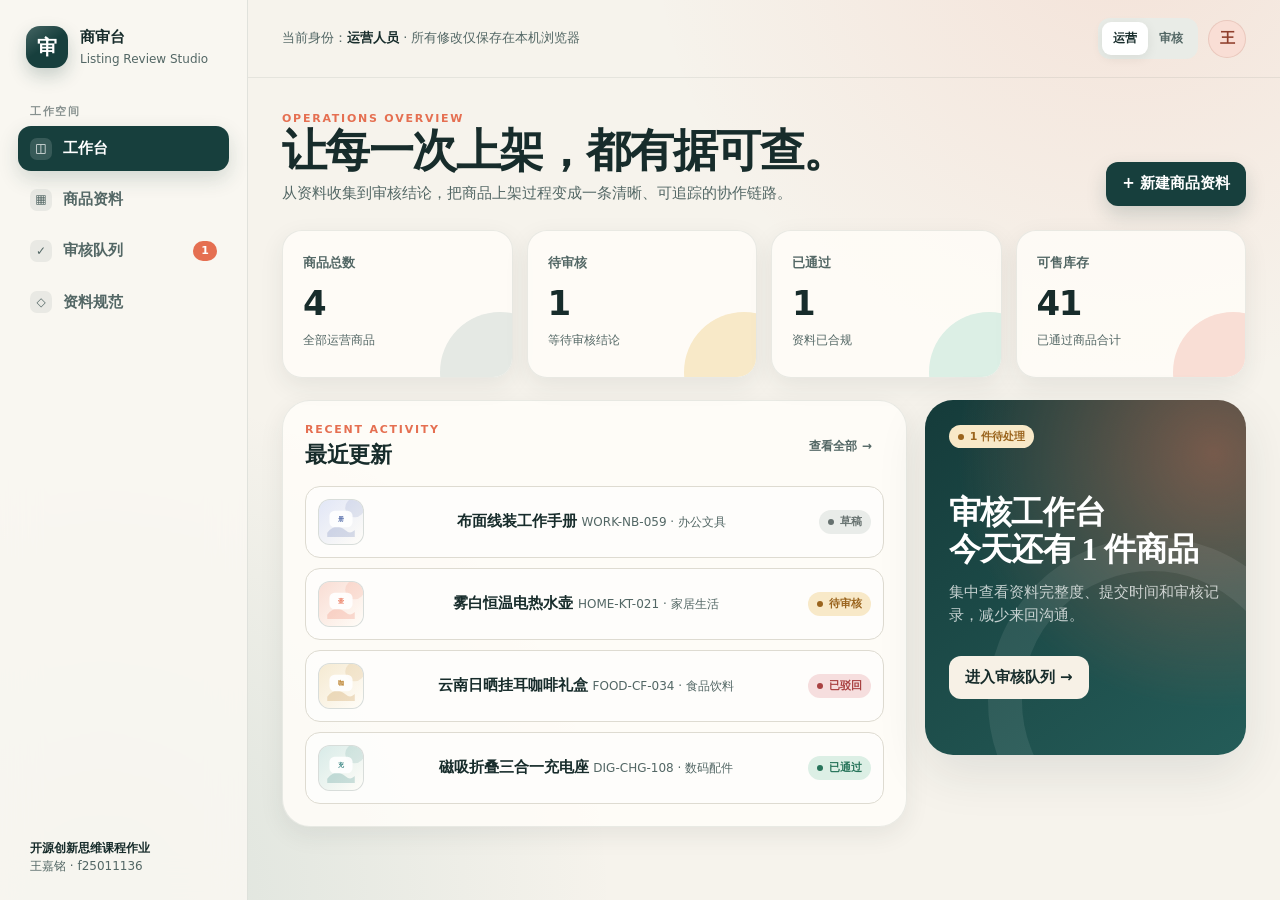
<file: index.html>
<!doctype html>
<html lang="zh-CN">
  <head>
    <meta charset="UTF-8" />
    <meta name="viewport" content="width=device-width, initial-scale=1.0" />
    <meta
      name="description"
      content="商审台：面向电商运营的商品上架资料提交与审核协作工具。"
    />
    <title>商审台 · 商品上架与资料审核</title>
    <link rel="stylesheet" href="./styles.css" />
  </head>
  <body>
    <div id="app"></div>
    <div id="toast-region" class="toast-region" aria-live="polite"></div>
    <script type="module" src="./app.js"></script>
  </body>
</html>
</file>
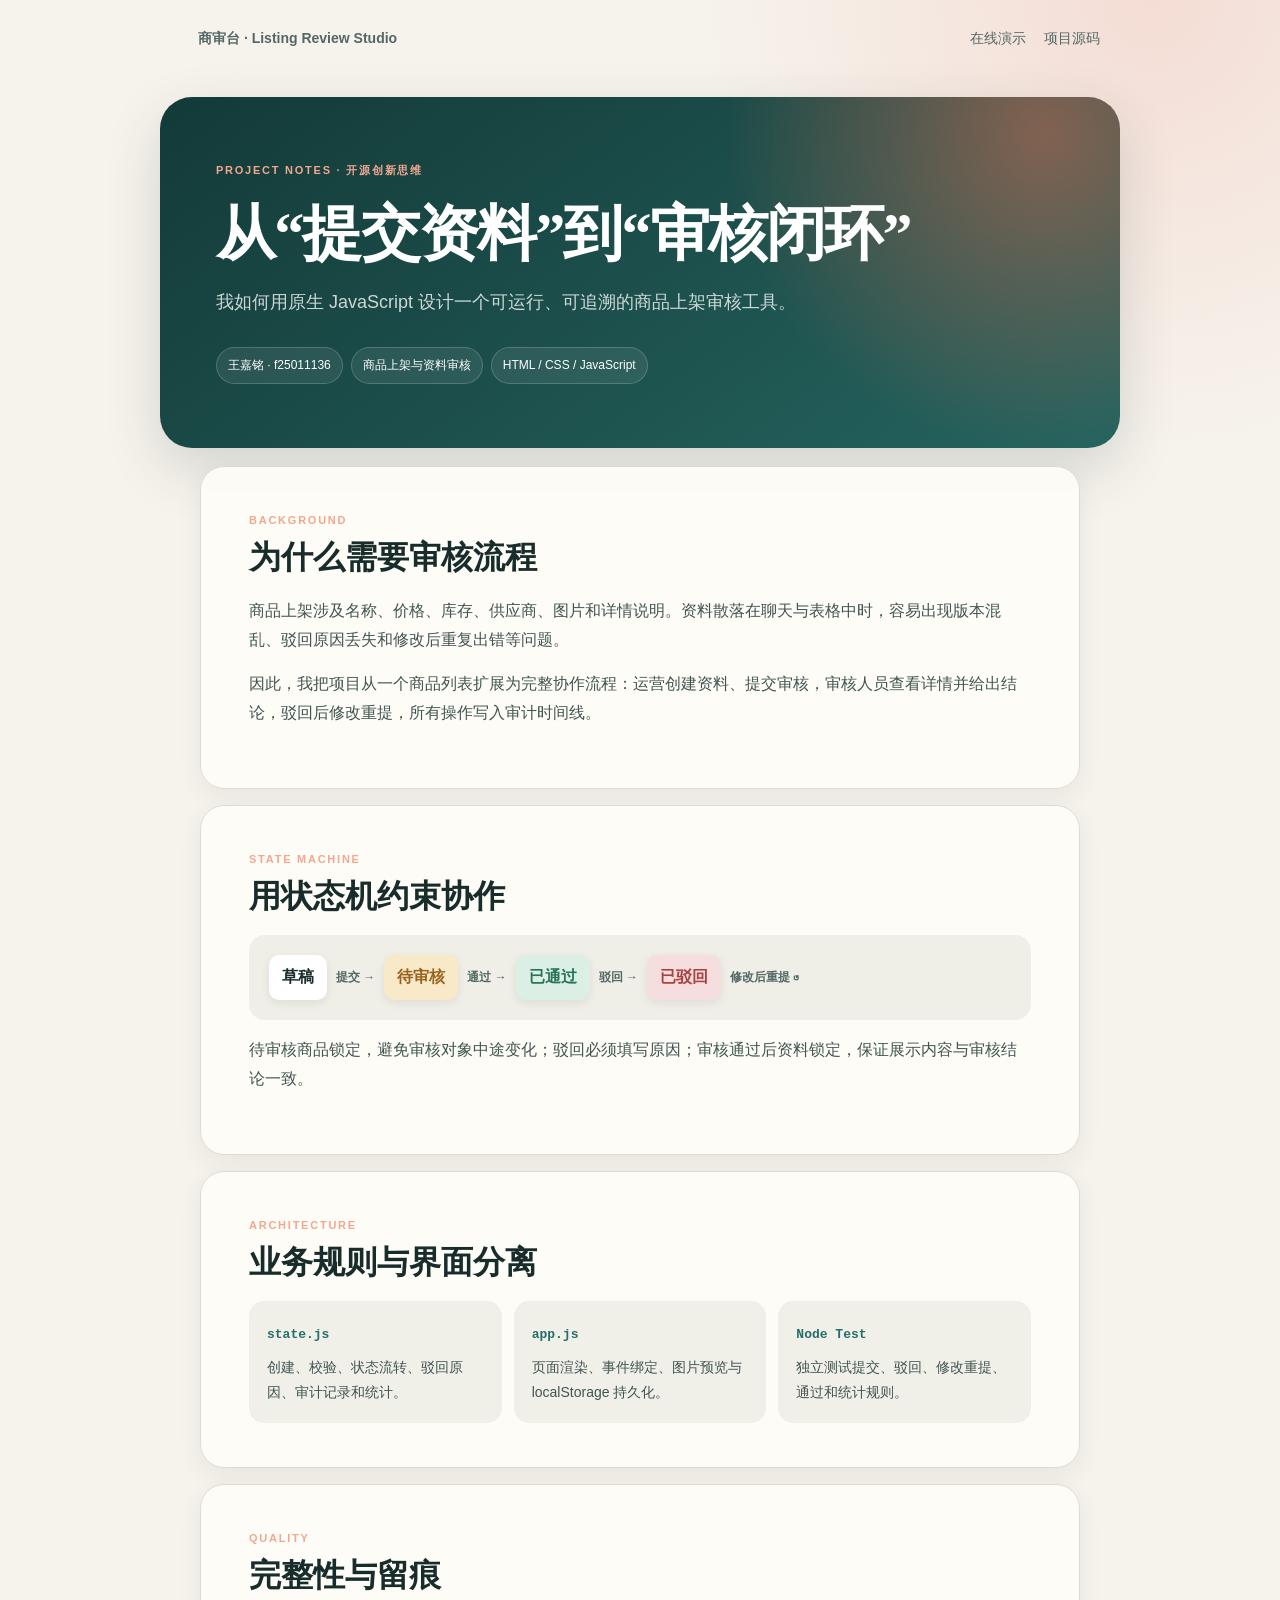
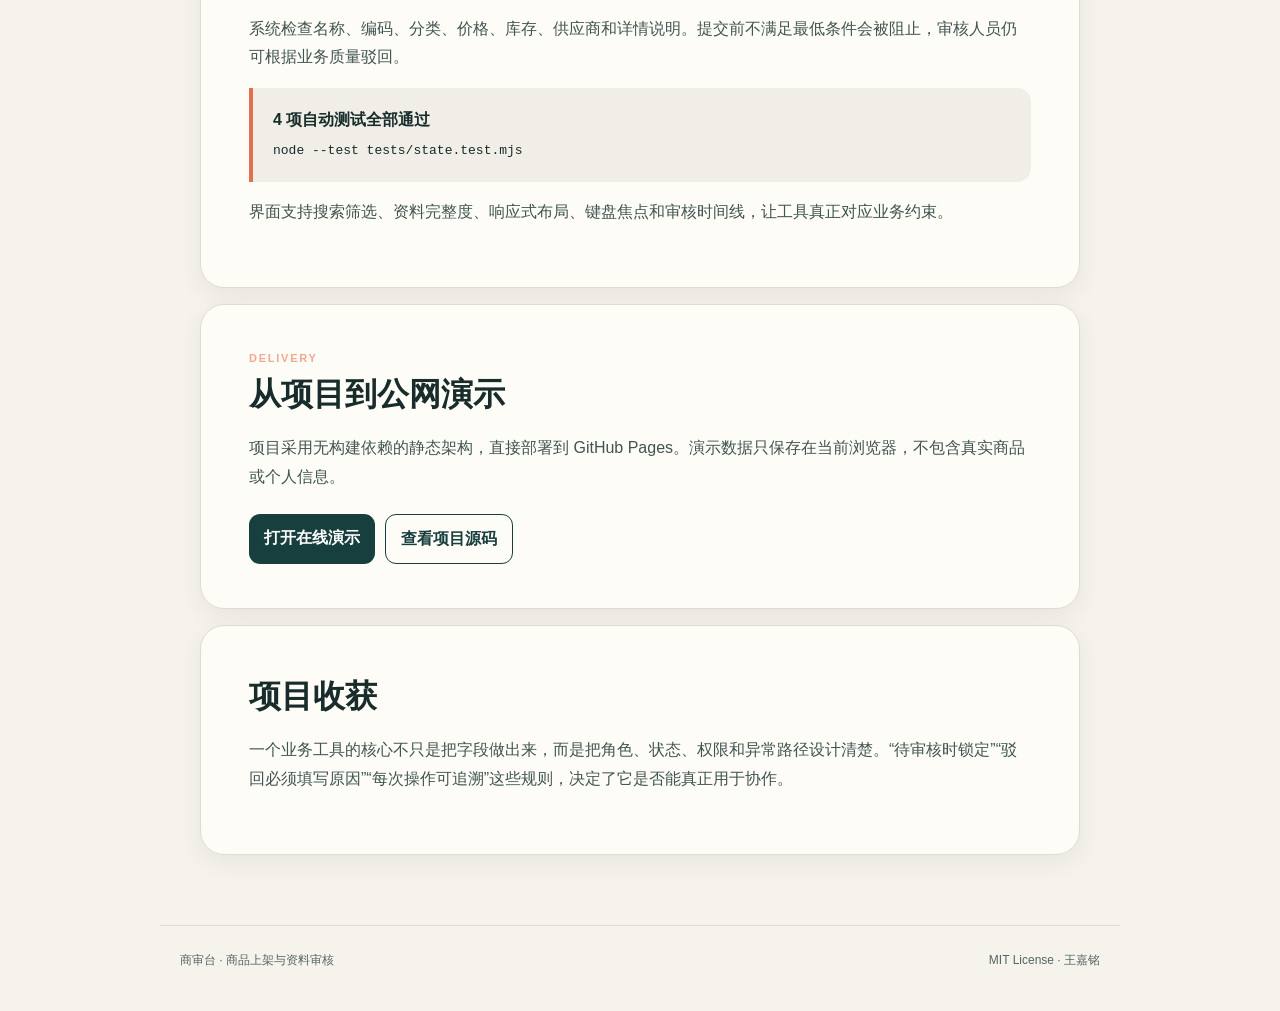
<file: blog.html>
<!doctype html>
<html lang="zh-CN"><head><meta charset="utf-8"><meta name="viewport" content="width=device-width,initial-scale=1"><title>从提交资料到审核闭环 · 商审台项目复盘</title>
<style>
:root{--ink:#172c2b;--muted:#536765;--paper:#f6f3ec;--card:#fffdf8;--brand:#173f3d;--accent:#e56f51;--line:#dedbd1}*{box-sizing:border-box}body{margin:0;background:radial-gradient(circle at 90% 0,#f4ddd5,transparent 28rem),var(--paper);color:var(--ink);font-family:-apple-system,BlinkMacSystemFont,"PingFang SC","Microsoft YaHei",sans-serif;line-height:1.8}.nav{max-width:960px;margin:auto;padding:24px 20px;display:flex;justify-content:space-between;align-items:center}.brand{font-size:19px;font-weight:800;text-decoration:none;color:var(--ink)}.nav a{color:var(--muted);text-decoration:none;margin-left:18px;font-size:14px}.hero{max-width:960px;margin:20px auto 0;padding:64px 56px;border-radius:32px;color:white;background:radial-gradient(circle at 92% 10%,rgba(229,111,81,.5),transparent 20rem),linear-gradient(145deg,#133a38,#25645f);box-shadow:0 20px 55px rgba(24,52,50,.16)}.eyebrow{font-size:11px;font-weight:800;letter-spacing:.16em;color:#f2a790;text-transform:uppercase}.hero h1{font-family:"Songti SC",serif;font-size:clamp(36px,6vw,60px);line-height:1.13;margin:20px 0 14px;letter-spacing:-.03em}.hero p{max-width:700px;color:rgba(255,255,255,.78);font-size:18px}.meta{display:flex;flex-wrap:wrap;gap:8px;margin-top:28px}.meta span{padding:7px 11px;border:1px solid rgba(255,255,255,.18);border-radius:99px;background:rgba(255,255,255,.08);font-size:12px}.article{max-width:880px;margin:18px auto 70px}.section{margin-top:16px;padding:44px 48px;border:1px solid var(--line);border-radius:24px;background:rgba(255,253,248,.92);box-shadow:0 8px 24px rgba(32,51,49,.07)}h2{font-family:"Songti SC",serif;font-size:32px;line-height:1.3;margin:6px 0 18px}p{color:#405552;font-size:16px}.flow{display:flex;flex-wrap:wrap;gap:9px;align-items:center;padding:20px;border-radius:16px;background:#efeee7}.node{padding:8px 13px;border-radius:10px;background:#fff;font-weight:800;box-shadow:0 3px 10px rgba(23,44,43,.08)}.pending{color:#99631d;background:#f8e9c8}.approved{color:#27745a;background:#dcefe5}.rejected{color:#a94242;background:#f6dede}.arrow{color:var(--muted);font-size:12px;font-weight:700}.grid{display:grid;grid-template-columns:repeat(3,1fr);gap:12px}.cell{padding:18px;border-radius:15px;background:#f0efe8}.cell strong{color:#246f6a;font-family:monospace}.cell p{font-size:14px;margin:7px 0 0}.callout{padding:18px 20px;border-left:4px solid var(--accent);border-radius:0 14px 14px 0;background:#f0eee7}.actions{display:flex;flex-wrap:wrap;gap:10px;margin-top:22px}.actions a{padding:10px 15px;border-radius:11px;text-decoration:none;font-weight:700;background:var(--brand);color:#fff}.actions .alt{background:transparent;color:var(--brand);border:1px solid var(--brand)}footer{max-width:960px;margin:auto;padding:24px 20px 40px;border-top:1px solid var(--line);display:flex;justify-content:space-between;color:var(--muted);font-size:12px}@media(max-width:700px){.hero,.section{padding:28px 22px;border-radius:20px}.grid{grid-template-columns:1fr}.nav{align-items:flex-start}.nav nav{display:grid;gap:5px;text-align:right}.meta{display:grid}}
</style></head><body>
<header class="nav"><a class="brand" href="./index.html">商审台 · Listing Review Studio</a><nav><a href="./index.html">在线演示</a><a href="https://github.com/WforovZ888/product-review-mvp">项目源码</a></nav></header>
<main><section class="hero"><div class="eyebrow">PROJECT NOTES · 开源创新思维</div><h1>从“提交资料”到“审核闭环”</h1><p>我如何用原生 JavaScript 设计一个可运行、可追溯的商品上架审核工具。</p><div class="meta"><span>王嘉铭 · f25011136</span><span>商品上架与资料审核</span><span>HTML / CSS / JavaScript</span></div></section>
<article class="article">
<section class="section"><div class="eyebrow">BACKGROUND</div><h2>为什么需要审核流程</h2><p>商品上架涉及名称、价格、库存、供应商、图片和详情说明。资料散落在聊天与表格中时，容易出现版本混乱、驳回原因丢失和修改后重复出错等问题。</p><p>因此，我把项目从一个商品列表扩展为完整协作流程：运营创建资料、提交审核，审核人员查看详情并给出结论，驳回后修改重提，所有操作写入审计时间线。</p></section>
<section class="section"><div class="eyebrow">STATE MACHINE</div><h2>用状态机约束协作</h2><div class="flow"><span class="node">草稿</span><span class="arrow">提交 →</span><span class="node pending">待审核</span><span class="arrow">通过 →</span><span class="node approved">已通过</span><span class="arrow">驳回 →</span><span class="node rejected">已驳回</span><span class="arrow">修改后重提 ↺</span></div><p>待审核商品锁定，避免审核对象中途变化；驳回必须填写原因；审核通过后资料锁定，保证展示内容与审核结论一致。</p></section>
<section class="section"><div class="eyebrow">ARCHITECTURE</div><h2>业务规则与界面分离</h2><div class="grid"><div class="cell"><strong>state.js</strong><p>创建、校验、状态流转、驳回原因、审计记录和统计。</p></div><div class="cell"><strong>app.js</strong><p>页面渲染、事件绑定、图片预览与 localStorage 持久化。</p></div><div class="cell"><strong>Node Test</strong><p>独立测试提交、驳回、修改重提、通过和统计规则。</p></div></div></section>
<section class="section"><div class="eyebrow">QUALITY</div><h2>完整性与留痕</h2><p>系统检查名称、编码、分类、价格、库存、供应商和详情说明。提交前不满足最低条件会被阻止，审核人员仍可根据业务质量驳回。</p><div class="callout"><strong>4 项自动测试全部通过</strong><br><code>node --test tests/state.test.mjs</code></div><p>界面支持搜索筛选、资料完整度、响应式布局、键盘焦点和审核时间线，让工具真正对应业务约束。</p></section>
<section class="section"><div class="eyebrow">DELIVERY</div><h2>从项目到公网演示</h2><p>项目采用无构建依赖的静态架构，直接部署到 GitHub Pages。演示数据只保存在当前浏览器，不包含真实商品或个人信息。</p><div class="actions"><a href="./index.html">打开在线演示</a><a class="alt" href="https://github.com/WforovZ888/product-review-mvp">查看项目源码</a></div></section>
<section class="section"><h2>项目收获</h2><p>一个业务工具的核心不只是把字段做出来，而是把角色、状态、权限和异常路径设计清楚。“待审核时锁定”“驳回必须填写原因”“每次操作可追溯”这些规则，决定了它是否能真正用于协作。</p></section>
</article></main><footer><span>商审台 · 商品上架与资料审核</span><span>MIT License · 王嘉铭</span></footer></body></html>
</file>
<file: styles.css>
:root {
  color-scheme: light;
  --ink: #172c2b;
  --ink-soft: #536765;
  --paper: #f6f3ec;
  --surface: #fffdf8;
  --surface-raised: #ffffff;
  --line: #dedbd1;
  --line-dark: #c7c5bb;
  --brand: #173f3d;
  --brand-2: #246f6a;
  --accent: #e56f51;
  --accent-soft: #f9ded5;
  --success: #27745a;
  --success-soft: #dcefe5;
  --warning: #9a641d;
  --warning-soft: #f8e9c8;
  --danger: #a94242;
  --danger-soft: #f6dede;
  --neutral: #66716f;
  --neutral-soft: #e9ece9;
  --shadow: 0 18px 50px rgba(32, 51, 49, 0.1);
  --shadow-small: 0 8px 24px rgba(32, 51, 49, 0.08);
  --radius-xl: 28px;
  --radius-lg: 20px;
  --radius-md: 14px;
  --radius-sm: 10px;
  --sidebar-width: 248px;
}

* {
  box-sizing: border-box;
}

html {
  min-width: 320px;
  background: var(--paper);
}

body {
  margin: 0;
  color: var(--ink);
  background:
    radial-gradient(circle at 88% -10%, rgba(229, 111, 81, 0.13), transparent 30rem),
    radial-gradient(circle at 8% 100%, rgba(36, 111, 106, 0.13), transparent 32rem),
    var(--paper);
  font-family:
    "Avenir Next",
    "PingFang SC",
    "Microsoft YaHei",
    system-ui,
    sans-serif;
  font-size: 15px;
  line-height: 1.55;
}

button,
input,
select,
textarea {
  font: inherit;
}

button {
  color: inherit;
}

button,
a,
input,
select,
textarea {
  outline: none;
}

button:focus-visible,
a:focus-visible,
input:focus-visible,
select:focus-visible,
textarea:focus-visible {
  outline: 3px solid rgba(36, 111, 106, 0.28);
  outline-offset: 2px;
}

button {
  cursor: pointer;
}

.app-shell {
  min-height: 100vh;
  display: grid;
  grid-template-columns: var(--sidebar-width) minmax(0, 1fr);
}

.sidebar {
  position: sticky;
  top: 0;
  height: 100vh;
  padding: 24px 18px 20px;
  background: rgba(250, 248, 242, 0.88);
  border-right: 1px solid rgba(54, 78, 74, 0.12);
  backdrop-filter: blur(18px);
  display: flex;
  flex-direction: column;
  z-index: 20;
}

.brand {
  display: flex;
  align-items: center;
  gap: 12px;
  padding: 2px 8px 24px;
}

.brand-mark {
  width: 42px;
  height: 42px;
  border-radius: 14px;
  display: grid;
  place-items: center;
  color: #ffffff;
  background:
    linear-gradient(145deg, rgba(255, 255, 255, 0.2), transparent 48%),
    var(--brand);
  box-shadow: 0 8px 18px rgba(23, 63, 61, 0.22);
  font-size: 20px;
  font-weight: 800;
}

.brand-title {
  display: block;
  font-weight: 800;
  letter-spacing: 0.01em;
}

.brand-subtitle {
  display: block;
  color: var(--ink-soft);
  font-size: 12px;
  margin-top: 1px;
}

.nav-label {
  color: #87918f;
  font-size: 11px;
  font-weight: 700;
  letter-spacing: 0.14em;
  padding: 10px 12px 6px;
  text-transform: uppercase;
}

.nav {
  display: grid;
  gap: 6px;
}

.nav-item {
  width: 100%;
  border: 0;
  background: transparent;
  color: var(--ink-soft);
  border-radius: 13px;
  padding: 11px 12px;
  display: flex;
  align-items: center;
  justify-content: space-between;
  gap: 10px;
  text-align: left;
  transition: 160ms ease;
}

.nav-item:hover {
  background: rgba(23, 63, 61, 0.06);
  color: var(--ink);
}

.nav-item.is-active {
  color: #ffffff;
  background: var(--brand);
  box-shadow: 0 8px 20px rgba(23, 63, 61, 0.17);
}

.nav-item-main {
  display: flex;
  align-items: center;
  gap: 11px;
  font-weight: 650;
}

.nav-icon {
  width: 22px;
  height: 22px;
  display: grid;
  place-items: center;
  border-radius: 7px;
  background: rgba(23, 63, 61, 0.07);
  font-size: 12px;
}

.nav-item.is-active .nav-icon {
  background: rgba(255, 255, 255, 0.14);
}

.nav-count {
  min-width: 24px;
  padding: 1px 7px;
  border-radius: 999px;
  background: var(--accent);
  color: #ffffff;
  font-size: 11px;
  font-weight: 800;
  text-align: center;
}

.sidebar-footer {
  margin-top: auto;
  padding: 16px 12px 4px;
  color: var(--ink-soft);
  font-size: 12px;
}

.sidebar-footer strong {
  color: var(--ink);
}

.main {
  min-width: 0;
}

.topbar {
  height: 78px;
  padding: 0 34px;
  display: flex;
  align-items: center;
  justify-content: space-between;
  gap: 18px;
  border-bottom: 1px solid rgba(54, 78, 74, 0.09);
}

.topbar-title {
  font-size: 13px;
  color: var(--ink-soft);
}

.topbar-title strong {
  color: var(--ink);
}

.topbar-actions {
  display: flex;
  align-items: center;
  gap: 10px;
}

.role-switch {
  display: flex;
  padding: 4px;
  border-radius: 12px;
  background: #e9ece7;
}

.role-switch button {
  border: 0;
  border-radius: 9px;
  background: transparent;
  color: var(--ink-soft);
  padding: 7px 11px;
  font-size: 12px;
  font-weight: 700;
}

.role-switch button.is-active {
  background: var(--surface-raised);
  color: var(--ink);
  box-shadow: 0 3px 12px rgba(23, 44, 43, 0.08);
}

.avatar {
  width: 38px;
  height: 38px;
  border-radius: 50%;
  display: grid;
  place-items: center;
  background: var(--accent-soft);
  color: #8f3f2c;
  font-weight: 800;
  border: 1px solid rgba(143, 63, 44, 0.14);
}

.content {
  max-width: 1480px;
  padding: 32px 34px 64px;
}

.page-head {
  display: flex;
  align-items: flex-end;
  justify-content: space-between;
  gap: 24px;
  margin-bottom: 24px;
}

.eyebrow {
  color: var(--accent);
  font-size: 11px;
  font-weight: 800;
  letter-spacing: 0.16em;
  text-transform: uppercase;
}

h1,
h2,
h3,
p {
  margin-top: 0;
}

h1 {
  font-family:
    "Iowan Old Style",
    "Songti SC",
    "STSong",
    serif;
  font-size: clamp(30px, 3.5vw, 48px);
  line-height: 1.08;
  letter-spacing: -0.035em;
  margin-bottom: 7px;
}

h2 {
  font-size: 22px;
  letter-spacing: -0.02em;
}

h3 {
  font-size: 16px;
}

.page-description {
  color: var(--ink-soft);
  margin: 0;
  max-width: 660px;
}

.primary-button,
.secondary-button,
.ghost-button,
.danger-button,
.icon-button {
  border: 1px solid transparent;
  border-radius: 12px;
  min-height: 40px;
  padding: 9px 15px;
  font-weight: 700;
  display: inline-flex;
  align-items: center;
  justify-content: center;
  gap: 8px;
  transition:
    transform 150ms ease,
    box-shadow 150ms ease,
    background 150ms ease;
}

.primary-button {
  background: var(--brand);
  color: #ffffff;
  box-shadow: 0 9px 20px rgba(23, 63, 61, 0.18);
}

.primary-button:hover {
  transform: translateY(-1px);
  box-shadow: 0 12px 24px rgba(23, 63, 61, 0.23);
}

.secondary-button {
  background: var(--surface-raised);
  border-color: var(--line);
}

.secondary-button:hover {
  border-color: var(--line-dark);
  background: #ffffff;
}

.ghost-button {
  color: var(--ink-soft);
  background: transparent;
}

.ghost-button:hover {
  background: rgba(23, 63, 61, 0.06);
  color: var(--ink);
}

.danger-button {
  color: #ffffff;
  background: var(--danger);
}

.icon-button {
  width: 38px;
  min-height: 38px;
  padding: 0;
  border-color: var(--line);
  background: var(--surface-raised);
}

.button-small {
  min-height: 34px;
  padding: 6px 11px;
  border-radius: 10px;
  font-size: 12px;
}

.stats-grid {
  display: grid;
  grid-template-columns: repeat(4, minmax(0, 1fr));
  gap: 14px;
  margin-bottom: 22px;
}

.stat-card {
  position: relative;
  overflow: hidden;
  min-height: 148px;
  padding: 20px;
  border: 1px solid rgba(54, 78, 74, 0.1);
  border-radius: var(--radius-lg);
  background: rgba(255, 253, 248, 0.82);
  box-shadow: var(--shadow-small);
}

.stat-card::after {
  content: "";
  position: absolute;
  width: 120px;
  height: 120px;
  border-radius: 50%;
  right: -48px;
  bottom: -55px;
  background: var(--card-wash, var(--neutral-soft));
}

.stat-label {
  position: relative;
  z-index: 1;
  color: var(--ink-soft);
  font-size: 13px;
  font-weight: 650;
}

.stat-value {
  position: relative;
  z-index: 1;
  display: block;
  margin: 12px 0 8px;
  font-size: 34px;
  line-height: 1;
  font-weight: 800;
  letter-spacing: -0.04em;
}

.stat-foot {
  position: relative;
  z-index: 1;
  color: var(--ink-soft);
  font-size: 12px;
}

.dashboard-grid {
  display: grid;
  grid-template-columns: minmax(0, 1.75fr) minmax(280px, 0.9fr);
  gap: 18px;
  align-items: start;
}

.panel {
  border: 1px solid rgba(54, 78, 74, 0.1);
  border-radius: var(--radius-xl);
  background: rgba(255, 253, 248, 0.86);
  box-shadow: var(--shadow-small);
  overflow: hidden;
}

.panel-head {
  padding: 20px 22px 14px;
  display: flex;
  align-items: center;
  justify-content: space-between;
  gap: 12px;
}

.panel-head h2,
.panel-head h3 {
  margin: 0;
}

.panel-body {
  padding: 0 22px 22px;
}

.spotlight {
  position: relative;
  min-height: 355px;
  padding: 24px;
  color: #ffffff;
  border-radius: var(--radius-xl);
  overflow: hidden;
  background:
    radial-gradient(circle at 90% 15%, rgba(229, 111, 81, 0.45), transparent 16rem),
    linear-gradient(145deg, #153b3a, #245c58);
  box-shadow: var(--shadow);
}

.spotlight::after {
  content: "";
  position: absolute;
  inset: auto -70px -110px auto;
  width: 260px;
  height: 260px;
  border-radius: 50%;
  border: 34px solid rgba(255, 255, 255, 0.08);
}

.spotlight > * {
  position: relative;
  z-index: 1;
}

.spotlight h2 {
  margin: 46px 0 12px;
  font-family:
    "Iowan Old Style",
    "Songti SC",
    serif;
  font-size: 32px;
  line-height: 1.16;
}

.spotlight p {
  color: rgba(255, 255, 255, 0.74);
  max-width: 340px;
}

.spotlight .primary-button {
  margin-top: 14px;
  color: var(--ink);
  background: #f7f1e6;
  box-shadow: none;
}

.mini-list {
  display: grid;
  gap: 10px;
}

.mini-row {
  display: grid;
  grid-template-columns: 46px minmax(0, 1fr) auto;
  gap: 12px;
  align-items: center;
  padding: 12px;
  border: 1px solid var(--line);
  border-radius: 15px;
  background: rgba(255, 255, 255, 0.6);
}

.mini-row:hover {
  border-color: var(--line-dark);
}

.thumb {
  width: 46px;
  height: 46px;
  border-radius: 12px;
  object-fit: cover;
  background: var(--neutral-soft);
  border: 1px solid rgba(23, 44, 43, 0.08);
}

.mini-name {
  font-weight: 750;
  overflow: hidden;
  text-overflow: ellipsis;
  white-space: nowrap;
}

.mini-meta {
  color: var(--ink-soft);
  font-size: 12px;
}

.badge {
  width: fit-content;
  display: inline-flex;
  align-items: center;
  gap: 6px;
  border-radius: 999px;
  padding: 4px 9px;
  font-size: 11px;
  line-height: 1.4;
  font-weight: 800;
  white-space: nowrap;
}

.badge::before {
  content: "";
  width: 6px;
  height: 6px;
  border-radius: 50%;
  background: currentColor;
}

.badge-neutral {
  color: var(--neutral);
  background: var(--neutral-soft);
}

.badge-warning {
  color: var(--warning);
  background: var(--warning-soft);
}

.badge-success {
  color: var(--success);
  background: var(--success-soft);
}

.badge-danger {
  color: var(--danger);
  background: var(--danger-soft);
}

.toolbar {
  display: flex;
  flex-wrap: wrap;
  align-items: center;
  gap: 10px;
  margin-bottom: 16px;
}

.search-wrap {
  flex: 1 1 260px;
  position: relative;
}

.search-icon {
  position: absolute;
  left: 14px;
  top: 50%;
  transform: translateY(-50%);
  color: var(--ink-soft);
  pointer-events: none;
}

.search-input {
  width: 100%;
  min-height: 44px;
  padding: 10px 14px 10px 42px;
  border: 1px solid var(--line);
  border-radius: 13px;
  color: var(--ink);
  background: rgba(255, 255, 255, 0.75);
}

.filter-select {
  min-height: 44px;
  min-width: 140px;
  padding: 8px 36px 8px 12px;
  border: 1px solid var(--line);
  border-radius: 13px;
  color: var(--ink);
  background: rgba(255, 255, 255, 0.75);
}

.table-wrap {
  overflow-x: auto;
}

.product-table {
  width: 100%;
  border-collapse: collapse;
}

.product-table th {
  padding: 12px 14px;
  border-bottom: 1px solid var(--line);
  color: var(--ink-soft);
  font-size: 11px;
  letter-spacing: 0.08em;
  text-align: left;
  text-transform: uppercase;
  white-space: nowrap;
}

.product-table td {
  padding: 14px;
  border-bottom: 1px solid rgba(222, 219, 209, 0.7);
  vertical-align: middle;
}

.product-table tbody tr {
  transition: background 140ms ease;
}

.product-table tbody tr:hover {
  background: rgba(36, 111, 106, 0.035);
}

.product-table tbody tr:last-child td {
  border-bottom: 0;
}

.product-cell {
  min-width: 250px;
  display: flex;
  align-items: center;
  gap: 12px;
}

.product-name {
  font-weight: 750;
}

.product-code {
  color: var(--ink-soft);
  font-size: 11px;
  font-family: ui-monospace, SFMono-Regular, Menlo, monospace;
}

.price {
  font-variant-numeric: tabular-nums;
  font-weight: 700;
  white-space: nowrap;
}

.row-actions {
  display: flex;
  gap: 6px;
  justify-content: flex-end;
}

.queue-grid {
  display: grid;
  grid-template-columns: repeat(2, minmax(0, 1fr));
  gap: 14px;
}

.queue-card {
  padding: 18px;
  border: 1px solid var(--line);
  border-radius: var(--radius-lg);
  background: rgba(255, 253, 248, 0.86);
  box-shadow: var(--shadow-small);
}

.queue-card-top {
  display: grid;
  grid-template-columns: 62px minmax(0, 1fr) auto;
  gap: 13px;
  align-items: start;
}

.queue-card .thumb {
  width: 62px;
  height: 62px;
  border-radius: 15px;
}

.queue-card h3 {
  margin: 1px 0 3px;
}

.queue-card-meta {
  color: var(--ink-soft);
  font-size: 12px;
}

.queue-card-actions {
  display: flex;
  align-items: center;
  justify-content: space-between;
  gap: 12px;
  margin-top: 16px;
  padding-top: 14px;
  border-top: 1px solid var(--line);
}

.progress {
  display: flex;
  align-items: center;
  gap: 9px;
  color: var(--ink-soft);
  font-size: 12px;
}

.progress-bar {
  width: 90px;
  height: 6px;
  overflow: hidden;
  border-radius: 99px;
  background: var(--neutral-soft);
}

.progress-bar > span {
  display: block;
  height: 100%;
  border-radius: inherit;
  background: var(--brand-2);
}

.empty-state {
  padding: 50px 24px;
  text-align: center;
  border: 1px dashed var(--line-dark);
  border-radius: var(--radius-lg);
  color: var(--ink-soft);
}

.empty-state h3 {
  color: var(--ink);
}

.guide-grid {
  display: grid;
  grid-template-columns: repeat(3, minmax(0, 1fr));
  gap: 14px;
}

.guide-card {
  padding: 22px;
  border: 1px solid var(--line);
  border-radius: var(--radius-lg);
  background: rgba(255, 253, 248, 0.84);
  box-shadow: var(--shadow-small);
}

.guide-icon {
  width: 44px;
  height: 44px;
  border-radius: 14px;
  display: grid;
  place-items: center;
  margin-bottom: 22px;
  color: var(--accent);
  background: var(--accent-soft);
  font-size: 20px;
  font-weight: 800;
}

.guide-card h3 {
  margin-bottom: 8px;
}

.guide-card p {
  color: var(--ink-soft);
  margin-bottom: 0;
}

.modal-backdrop,
.drawer-backdrop {
  position: fixed;
  inset: 0;
  z-index: 100;
  background: rgba(12, 28, 27, 0.44);
  backdrop-filter: blur(4px);
}

.modal-backdrop {
  display: grid;
  place-items: center;
  padding: 20px;
}

.modal {
  width: min(880px, 100%);
  max-height: min(880px, calc(100vh - 40px));
  overflow: auto;
  border-radius: 26px;
  background: var(--surface);
  box-shadow: 0 24px 80px rgba(12, 28, 27, 0.3);
}

.modal-head,
.drawer-head {
  display: flex;
  align-items: flex-start;
  justify-content: space-between;
  gap: 18px;
  padding: 24px 26px 18px;
  border-bottom: 1px solid var(--line);
}

.modal-head h2,
.drawer-head h2 {
  margin-bottom: 4px;
}

.modal-head p,
.drawer-head p {
  margin: 0;
  color: var(--ink-soft);
}

.product-form {
  padding: 22px 26px 26px;
}

.form-grid {
  display: grid;
  grid-template-columns: repeat(2, minmax(0, 1fr));
  gap: 16px;
}

.field-full {
  grid-column: 1 / -1;
}

.field {
  display: grid;
  gap: 7px;
}

.field > span {
  color: var(--ink);
  font-size: 12px;
  font-weight: 750;
}

.field em {
  color: var(--accent);
  font-style: normal;
}

.field input,
.field select,
.field textarea {
  width: 100%;
  border: 1px solid var(--line);
  border-radius: 12px;
  color: var(--ink);
  background: #ffffff;
  padding: 11px 12px;
}

.field textarea {
  min-height: 118px;
  resize: vertical;
}

.field input[aria-invalid="true"],
.field select[aria-invalid="true"],
.field textarea[aria-invalid="true"] {
  border-color: var(--danger);
  box-shadow: 0 0 0 3px rgba(169, 66, 66, 0.08);
}

.field-error {
  min-height: 16px;
  color: var(--danger);
  font-size: 11px;
}

.image-field {
  display: grid;
  grid-template-columns: 130px minmax(0, 1fr);
  gap: 14px;
  align-items: center;
}

.image-preview {
  width: 130px;
  height: 130px;
  border-radius: 18px;
  object-fit: cover;
  background:
    linear-gradient(145deg, rgba(36, 111, 106, 0.12), rgba(229, 111, 81, 0.12)),
    var(--neutral-soft);
  border: 1px solid var(--line);
}

.upload-box {
  min-height: 130px;
  padding: 18px;
  border: 1px dashed var(--line-dark);
  border-radius: 18px;
  display: grid;
  place-items: center;
  text-align: center;
  color: var(--ink-soft);
  background: rgba(255, 255, 255, 0.55);
}

.upload-box strong {
  display: block;
  color: var(--ink);
}

.file-input {
  width: 100%;
  margin-top: 8px;
  font-size: 12px;
}

.modal-actions {
  display: flex;
  justify-content: space-between;
  align-items: center;
  gap: 12px;
  margin-top: 22px;
  padding-top: 20px;
  border-top: 1px solid var(--line);
}

.modal-actions-right {
  display: flex;
  gap: 9px;
}

.drawer-backdrop {
  display: flex;
  justify-content: flex-end;
}

.drawer {
  width: min(560px, 100%);
  height: 100%;
  overflow-y: auto;
  background: var(--surface);
  box-shadow: -24px 0 70px rgba(12, 28, 27, 0.24);
  animation: slideIn 180ms ease-out;
}

@keyframes slideIn {
  from {
    transform: translateX(24px);
    opacity: 0;
  }
  to {
    transform: translateX(0);
    opacity: 1;
  }
}

.drawer-body {
  padding: 22px 26px 30px;
}

.detail-hero {
  display: grid;
  grid-template-columns: 124px minmax(0, 1fr);
  gap: 16px;
  align-items: start;
  margin-bottom: 22px;
}

.detail-hero .thumb {
  width: 124px;
  height: 124px;
  border-radius: 20px;
}

.detail-hero h2 {
  margin: 8px 0 6px;
}

.detail-price {
  display: block;
  margin-top: 15px;
  font-size: 23px;
  font-weight: 800;
}

.detail-grid {
  display: grid;
  grid-template-columns: repeat(2, minmax(0, 1fr));
  gap: 10px;
  margin-bottom: 20px;
}

.detail-fact {
  padding: 12px;
  border-radius: 13px;
  background: #f1f0e9;
}

.detail-fact span {
  display: block;
  color: var(--ink-soft);
  font-size: 11px;
}

.detail-fact strong {
  display: block;
  margin-top: 2px;
  font-size: 14px;
}

.description-block {
  margin-bottom: 24px;
}

.description-block p {
  color: var(--ink-soft);
  white-space: pre-wrap;
}

.timeline {
  display: grid;
  gap: 0;
}

.timeline-item {
  position: relative;
  padding: 0 0 20px 26px;
}

.timeline-item::before {
  content: "";
  position: absolute;
  left: 5px;
  top: 7px;
  width: 9px;
  height: 9px;
  border-radius: 50%;
  background: var(--brand-2);
  box-shadow: 0 0 0 4px #e2efeb;
}

.timeline-item::after {
  content: "";
  position: absolute;
  left: 9px;
  top: 18px;
  bottom: 0;
  width: 1px;
  background: var(--line);
}

.timeline-item:last-child::after {
  display: none;
}

.timeline-item strong {
  display: block;
  font-size: 13px;
}

.timeline-item span {
  color: var(--ink-soft);
  font-size: 11px;
}

.timeline-item p {
  margin: 5px 0 0;
  color: var(--ink-soft);
  font-size: 12px;
}

.review-box {
  margin-top: 24px;
  padding: 17px;
  border-radius: 16px;
  background: #f2f0e9;
  border: 1px solid var(--line);
}

.review-box h3 {
  margin-bottom: 6px;
}

.review-box p {
  color: var(--ink-soft);
  font-size: 12px;
}

.review-actions {
  display: flex;
  gap: 8px;
  margin-top: 12px;
}

.reject-field {
  display: grid;
  gap: 8px;
  margin-top: 12px;
}

.reject-field textarea {
  width: 100%;
  min-height: 92px;
  padding: 10px 12px;
  border: 1px solid var(--line);
  border-radius: 12px;
  resize: vertical;
}

.toast-region {
  position: fixed;
  right: 24px;
  bottom: 24px;
  z-index: 200;
  display: grid;
  gap: 8px;
  max-width: min(360px, calc(100vw - 48px));
}

.toast {
  padding: 12px 15px;
  border-radius: 13px;
  color: #ffffff;
  background: var(--brand);
  box-shadow: 0 14px 40px rgba(12, 28, 27, 0.24);
  font-size: 13px;
  animation: toastIn 170ms ease-out;
}

.toast.is-error {
  background: var(--danger);
}

@keyframes toastIn {
  from {
    transform: translateY(8px);
    opacity: 0;
  }
}

.mobile-nav {
  display: none;
}

@media (max-width: 1100px) {
  .stats-grid {
    grid-template-columns: repeat(2, minmax(0, 1fr));
  }

  .dashboard-grid {
    grid-template-columns: 1fr;
  }

  .queue-grid,
  .guide-grid {
    grid-template-columns: repeat(2, minmax(0, 1fr));
  }
}

@media (max-width: 820px) {
  .app-shell {
    display: block;
    padding-bottom: 72px;
  }

  .sidebar {
    display: none;
  }

  .topbar {
    height: auto;
    min-height: 68px;
    padding: 14px 18px;
  }

  .topbar-title {
    display: none;
  }

  .content {
    padding: 24px 18px 48px;
  }

  .mobile-nav {
    position: fixed;
    left: 12px;
    right: 12px;
    bottom: 12px;
    z-index: 50;
    padding: 7px;
    border: 1px solid rgba(54, 78, 74, 0.12);
    border-radius: 18px;
    background: rgba(255, 253, 248, 0.94);
    box-shadow: 0 12px 40px rgba(23, 44, 43, 0.18);
    backdrop-filter: blur(18px);
    display: grid;
    grid-template-columns: repeat(4, 1fr);
    gap: 4px;
  }

  .mobile-nav .nav-item {
    display: grid;
    place-items: center;
    gap: 3px;
    padding: 8px 4px;
    font-size: 10px;
  }

  .mobile-nav .nav-item-main {
    display: grid;
    place-items: center;
    gap: 2px;
  }

  .mobile-nav .nav-count {
    display: none;
  }

  .page-head {
    align-items: flex-start;
    flex-direction: column;
    gap: 14px;
  }

  .page-head > .primary-button {
    width: 100%;
  }

  .queue-grid,
  .guide-grid {
    grid-template-columns: 1fr;
  }

  .form-grid {
    grid-template-columns: 1fr;
  }

  .field-full {
    grid-column: auto;
  }
}

@media (max-width: 560px) {
  h1 {
    font-size: 34px;
  }

  .stats-grid {
    grid-template-columns: 1fr 1fr;
    gap: 10px;
  }

  .stat-card {
    min-height: 128px;
    padding: 16px;
    border-radius: 17px;
  }

  .stat-value {
    font-size: 29px;
  }

  .role-switch button {
    padding: 7px 9px;
    font-size: 11px;
  }

  .avatar {
    display: none;
  }

  .product-table th:nth-child(3),
  .product-table td:nth-child(3),
  .product-table th:nth-child(5),
  .product-table td:nth-child(5) {
    display: none;
  }

  .queue-card-top {
    grid-template-columns: 54px minmax(0, 1fr);
  }

  .queue-card-top > .badge {
    grid-column: 2;
  }

  .queue-card .thumb {
    width: 54px;
    height: 54px;
  }

  .queue-card-actions {
    align-items: flex-start;
    flex-direction: column;
  }

  .modal-backdrop {
    padding: 0;
    place-items: stretch;
  }

  .modal {
    max-height: 100vh;
    border-radius: 0;
  }

  .modal-head,
  .product-form,
  .drawer-head,
  .drawer-body {
    padding-left: 18px;
    padding-right: 18px;
  }

  .image-field,
  .detail-hero {
    grid-template-columns: 1fr;
  }

  .detail-hero .thumb {
    width: 100%;
    height: 190px;
  }

  .modal-actions {
    align-items: stretch;
    flex-direction: column-reverse;
  }

  .modal-actions-right {
    display: grid;
    grid-template-columns: 1fr 1fr;
  }
}

@media (prefers-reduced-motion: reduce) {
  *,
  *::before,
  *::after {
    scroll-behavior: auto !important;
    animation-duration: 0.01ms !important;
    animation-iteration-count: 1 !important;
    transition-duration: 0.01ms !important;
  }
}
</file>
